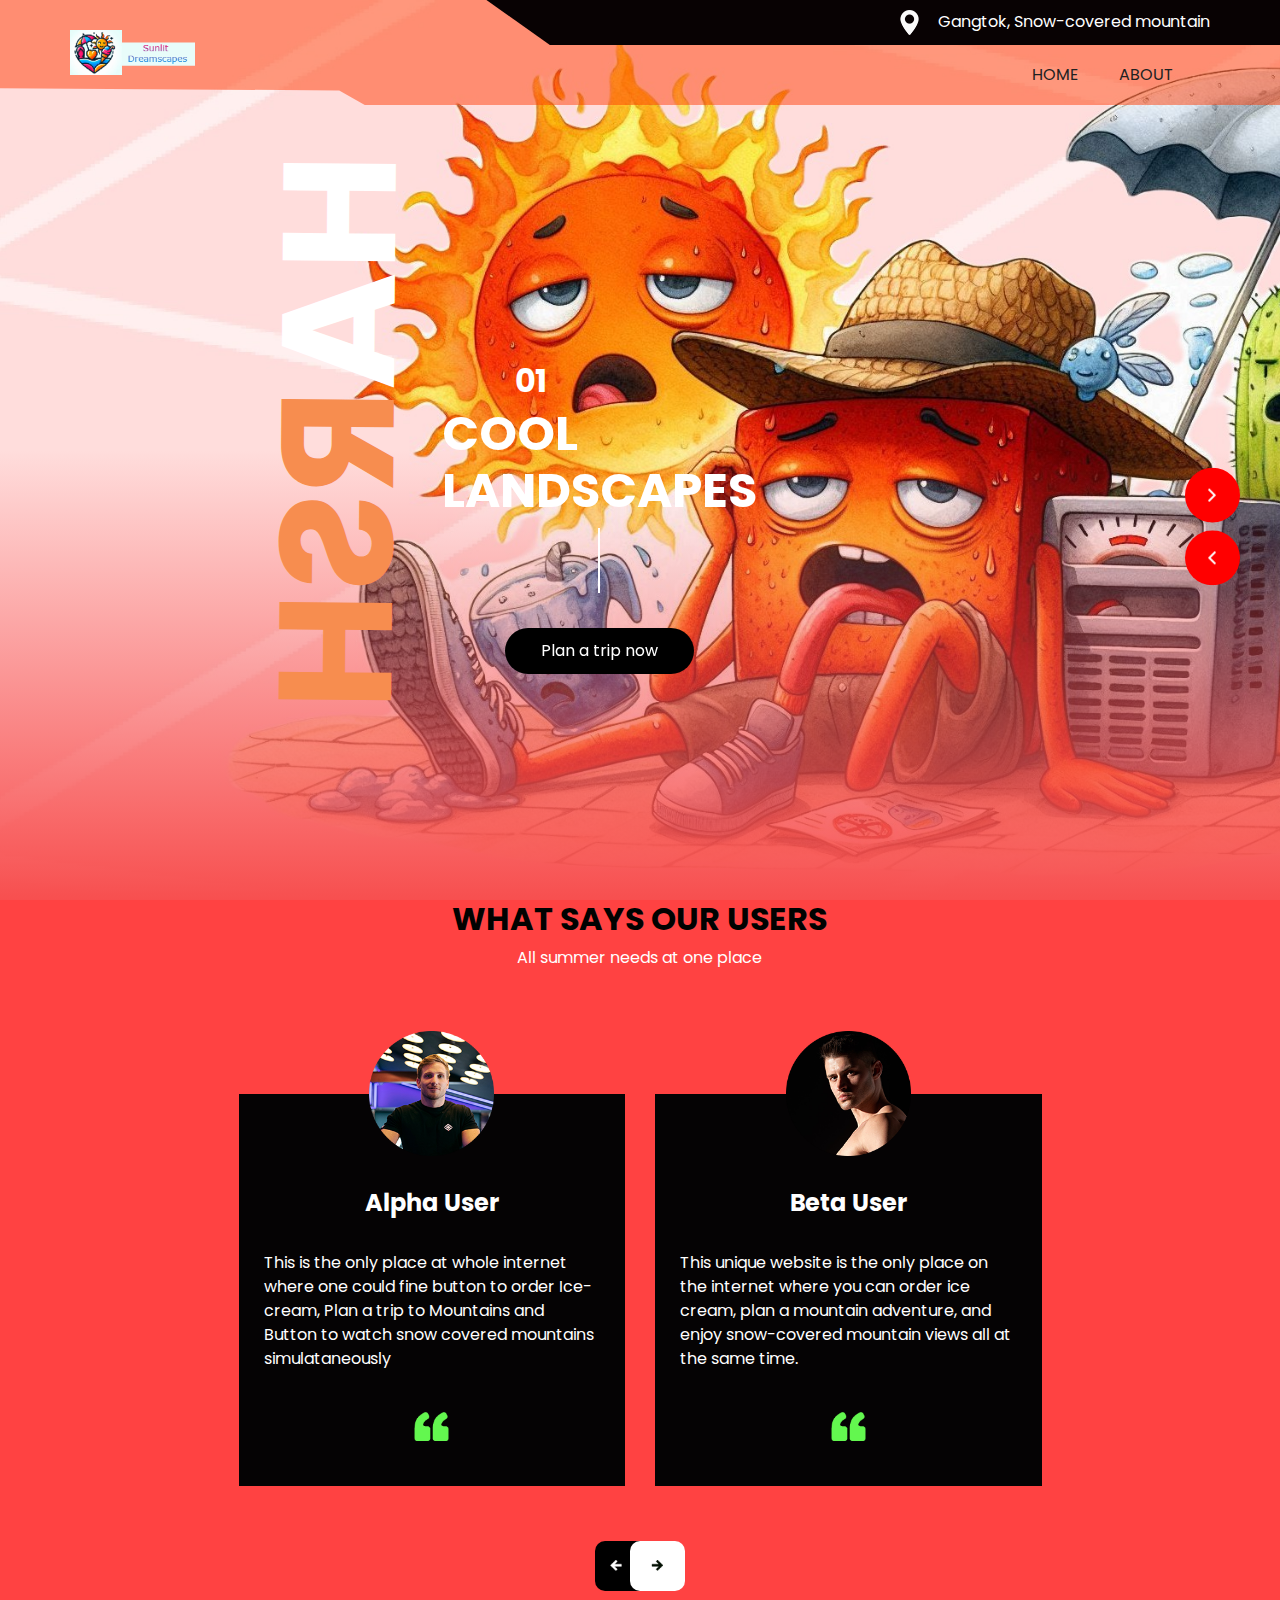
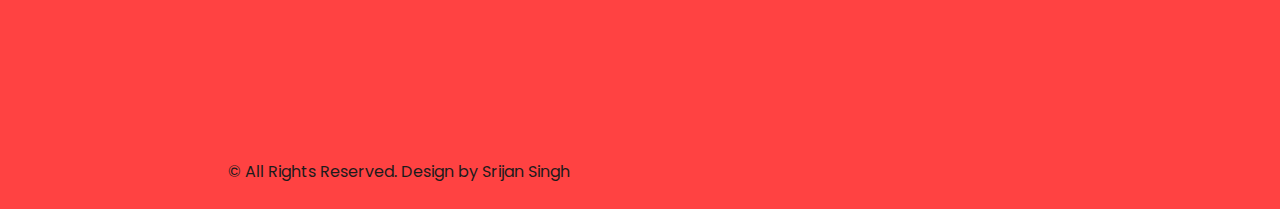
<file: index.html>
<!DOCTYPE html>
<html>

<head>
  <!-- Basic -->
  <meta charset="utf-8" />
  <meta http-equiv="X-UA-Compatible" content="IE=edge" />
  <!-- Mobile Metas -->
  <meta name="viewport" content="width=device-width, initial-scale=1, shrink-to-fit=no" />
  <!-- Site Metas -->
  <meta name="keywords" content="" />
  <meta name="description" content="" />
  <meta name="author" content="" />

  <title>Sunlit Dreamscapes</title>

  <!-- slider stylesheet -->
  <link rel="stylesheet" type="text/css" href="https://cdnjs.cloudflare.com/ajax/libs/OwlCarousel2/2.3.4/assets/owl.carousel.min.css" />

  <!-- bootstrap core css -->
  <link rel="stylesheet" type="text/css" href="css/bootstrap.css" />

  <!-- fonts style -->
  <link href="https://fonts.googleapis.com/css?family=Baloo+Chettan|Dosis:400,600,700|Poppins:400,600,700&display=swap" rel="stylesheet" />
  <link href="css/style.css" rel="stylesheet" />
  <!-- responsive style -->
  <link href="css/responsive.css" rel="stylesheet" />
</head>

<body>
  <div class="hero_area">
    <!-- header section strats -->
    <header class="header_section">
      <div class="container">
        <div class="header_nav">
          <a class="navbar-brand brand_desktop" href="index.html">
            <img src="images/logo.png" alt="" />
          </a>
          <div class="main_nav">
            <div class="top_nav">
              <ul class=" ">
                <li class="">
                  <a class="" href="https://maps.app.goo.gl/c1T6bXDxkJ4Lk6Zg9">
                    <img src="images/location.png" alt="" />
                    <span>Gangtok, Snow-covered mountain</span>
                  </a>
                </li>
              </ul>
            </div>
            <div class="bottom_nav">
              <nav class="navbar navbar-expand-lg custom_nav-container">
                <a class="navbar-brand brand_mobile" href="index.html">
                  <img src="images/logo.png" alt="" />
                </a>
                <button class="navbar-toggler" type="button" data-toggle="collapse" data-target="#navbarSupportedContent" aria-controls="navbarSupportedContent" aria-expanded="false" aria-label="Toggle navigation">
                  <span class="navbar-toggler-icon"></span>
                </button>
                <div class="collapse navbar-collapse" id="navbarSupportedContent">
                  <div class="d-flex ml-auto flex-column flex-lg-row align-items-center">
                    <ul class="navbar-nav  ">
                      <li class="nav-item active">
                        <a class="nav-link" href="index.html">Home <span class="sr-only">(current)</span></a>
                      </li>
                      <li class="nav-item">
                        <a class="nav-link" href="about.html"> About </a>
                      </li>
                    </ul>
                  </div>
                </div>
              </nav>
            </div>
          </div>
        </div>
      </div>
    </header>
    <!-- end header section -->
    <!-- slider section -->
    <section class=" slider_section position-relative">
      <div class="container-fluid">
        <div class="row">
          <div class="col-md-2 offset-md-2">
            <div class="slider_heading">
              <h2>
                Ha<span>rsh</span>
              </h2>
            </div>
          </div>
          <div class="col-md-8 mx-auto">
            <div id="carouselExampleIndicators" class="carousel slide" data-ride="carousel">
              <ol class="carousel-indicators">
                <li data-target="#carouselExampleIndicators" data-slide-to="0" class="active">01</li>
                <li data-target="#carouselExampleIndicators" data-slide-to="1">02</li>
                <li data-target="#carouselExampleIndicators" data-slide-to="2">03</li>
              </ol>
              <div class="carousel-inner">
                <div class="carousel-item active">
                  <div class="box">
                    <div class="detail-box">
                      <h1>
                        Cool<br />
                        Landscapes
                      </h1>
                      <hr />
                      <div class="btn-box">
                        <a href="https://www.makemytrip.com/holidays-india/gangtok-travel-packages.html" class="btn-1">
                          Plan a trip now
                        </a>
                      </div>
                    </div>
                  </div>
                </div>
                <div class="carousel-item">
                  <div class="box">
                    <div class="detail-box">
                      <h1>
                        Order <br />
                        Ice-Creams
                      </h1>
                      <hr />
                      <div class="btn-box">
                        <a href="https://www.bigbasket.com/pc/bakery-cakes-dairy/ice-creams-desserts/ice-creams/" class="btn-1">
                          Order Ice-Creams
                        </a>
                      </div>
                    </div>
                  </div>
                </div>
                <div class="carousel-item">
                  <div class="box">
                    <div class="detail-box">
                      <h1>
                        Watch <br />
                        Snow-covered Mountains
                      </h1>
                      <hr />
                      <div class="btn-box">
                        <a href="https://www.youtube.com/live/qS8eHV7b6zw?si=_fOz_QnXxfm6rl5b" class="btn-1">
                          Watch here
                        </a>
                      </div>
                    </div>
                  </div>
                </div>
              </div>
              <a class="carousel-control-prev" href="#carouselExampleIndicators" role="button" data-slide="prev">
                <span class="sr-only">Previous</span>
              </a>
              <a class="carousel-control-next" href="#carouselExampleIndicators" role="button" data-slide="next">
                <span class="sr-only">Next</span>
              </a>
            </div>
          </div>
        </div>
      </div>

    </section>
    <!-- end slider section -->
  </div>


  <!-- client section -->

  <section class="client_section layout_padding-bottom">
    <div class="container-fluid">
      <div class="row">
        <div class="col-md-10 col-lg-8 mx-auto">
          <div class="client_container">
            <div class="heading_container">
              <h2>
                What Says Our users
              </h2>
              <p>
                All summer needs at one place
              </p>
            </div>
            <div class="client_box-container">
              <div class="carousel-wrap ">
                <div class="owl-carousel">
                  <div class="item">
                    <div class="box">
                      <div class="img-box">
                        <img src="images/client1.png" alt="" />
                      </div>
                      <div class="detail-box">
                        <h4>
                          Alpha User
                        </h4>
                        <p>
                          This is the only place at whole internet where one could fine button to order Ice-cream, Plan a trip to Mountains and Button to watch snow covered mountains simulataneously </p>
                        <img src="images/quote.png" alt="" />
                      </div>
                    </div>
                  </div>
                  <div class="item">
                    <div class="box">
                      <div class="img-box">
                        <img src="images/client2.png" alt="" />
                      </div>
                      <div class="detail-box">
                        <h4>
                          Beta User
                        </h4>
                        <p>
                            This unique website is the only place on the internet where you can order ice cream, plan a mountain adventure, and enjoy snow-covered mountain views all at the same time. </p>
                        <img src="images/quote.png" alt="" />
                      </div>
                    </div>
                  </div>
                  <div class="item">
                    <div class="box">
                      <div class="img-box">
                        <img src="images/client1.png" alt="" />
                      </div>
                      <div class="detail-box">
                        <h4>
                          Gamma User
                        </h4>
                        <p>
                            This site stands alone on the web, providing buttons to order ice cream, plan a mountain getaway, and watch snow-covered mountains, all in one place. </p>
                        <img src="images/quote.png" alt="" />
                      </div>
                    </div>
                  </div>
                  <div class="item">
                    <div class="box">
                      <div class="img-box">
                        <img src="images/client2.png" alt="" />
                      </div>
                      <div class="detail-box">
                        <h4>
                          Sigma User
                        </h4>
                        <p>
                            Here, and only here on the entire internet, can you find buttons to order ice cream, plan a mountain trip, and view snow-covered peaks all together. </p>
                        <img src="images/quote.png" alt="" />
                      </div>
                    </div>
                  </div>
                </div>
              </div>
            </div>
          </div>
        </div>
      </div>
    </div>
  </section>

  <!-- end client section -->

  <!-- info section -->
  <div class="info_section">
    <div class="container-fluid">
      <div class="row">
        <div class="col-md-10 ml-auto">
          <div class="row info_main-row">
            <div class="col-md-6 pr-0">


              <!-- footer section -->
              <section class=" footer_section ">
                <p>
                  &copy; All Rights Reserved. Design by
                  <a href="https://www.linkedin.com/in/srijan-singh-559258255/">Srijan Singh</a>
                </p>
              </section>
              <!-- footer section -->

            </div>
            <div class="col-md-6  px-0">
            </div>
          </div>
        </div>
      </div>
    </div>
  </div>
  <!-- end info section -->

  <script type="text/javascript" src="js/jquery-3.4.1.min.js"></script>
  <script type="text/javascript" src="js/bootstrap.js"></script>
  <script type="text/javascript" src="https://cdnjs.cloudflare.com/ajax/libs/OwlCarousel2/2.3.4/owl.carousel.min.js">
  </script>

  <script>
    function openNav() {
      document.getElementById("myNav").classList.toggle("menu_width");
      document.querySelector(".custom_menu-btn").classList.toggle("menu_btn-style");
    }
  </script>

  <!-- owl carousel script -->
  <script type="text/javascript">
    $(".owl-carousel").owlCarousel({
      loop: true,
      margin: 10,
      nav: true,
      navText: [],
      autoplay: true,
      autoplayHoverPause: true,
      responsive: {
        0: {
          items: 1
        },
        600: {
          items: 2
        },
        1000: {
          items: 2
        }
      }
    });


    $(".owl_carousel1").owlCarousel({
      loop: true,
      margin: 25,
      nav: true,
      navText: [],
      autoplay: true,
      autoplayHoverPause: true,
      responsive: {
        0: {
          items: 1
        },
        600: {
          items: 2
        },
        1000: {
          items: 2
        }
      }
    });
  </script>
  <!-- end owl carousel script -->




</body>

</html>
</file>
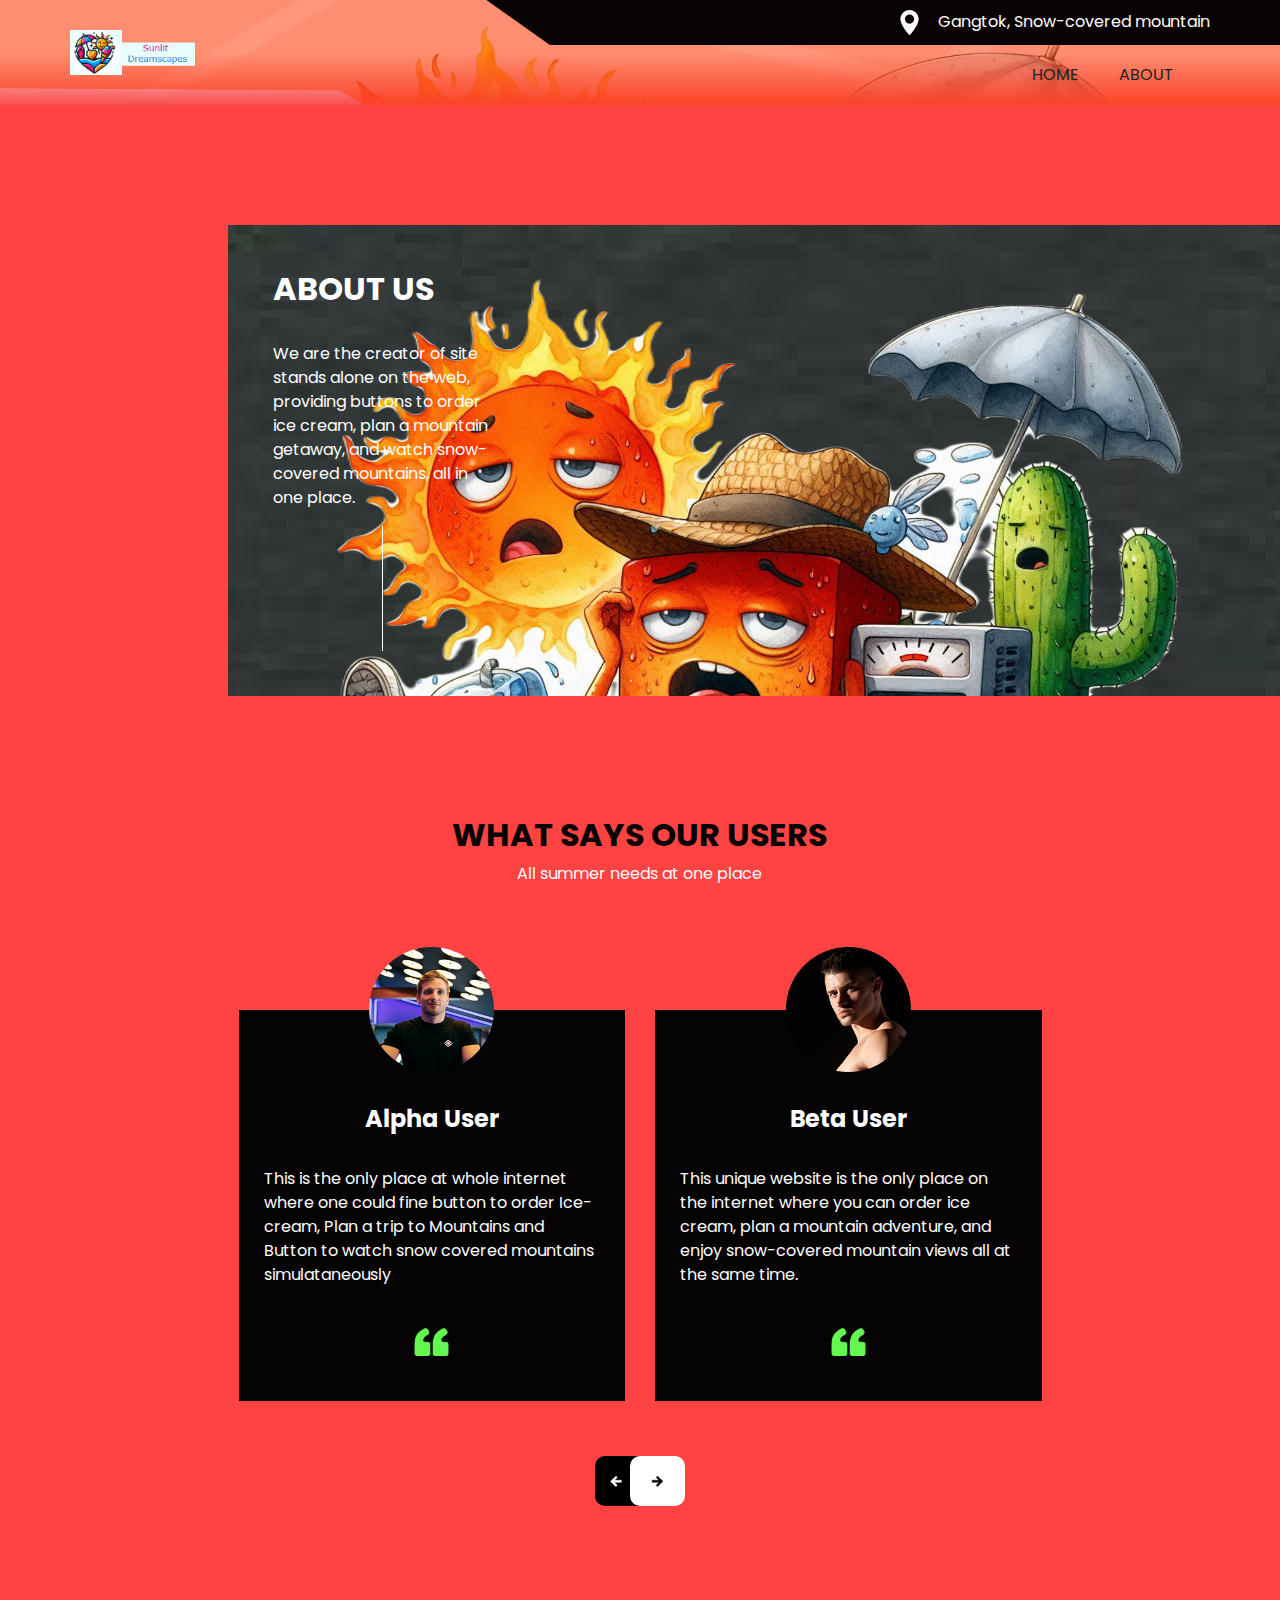
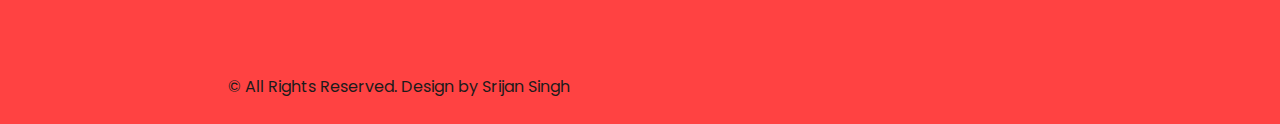
<file: about.html>
<!DOCTYPE html>
<html>

<head>
  <!-- Basic -->
  <meta charset="utf-8" />
  <meta http-equiv="X-UA-Compatible" content="IE=edge" />
  <!-- Mobile Metas -->
  <meta name="viewport" content="width=device-width, initial-scale=1, shrink-to-fit=no" />
  <!-- Site Metas -->
  <meta name="keywords" content="" />
  <meta name="description" content="" />
  <meta name="author" content="" />

  <title>Sunlit Dreamscapes</title>

  <!-- slider stylesheet -->
  <link rel="stylesheet" type="text/css" href="https://cdnjs.cloudflare.com/ajax/libs/OwlCarousel2/2.3.4/assets/owl.carousel.min.css" />

  <!-- bootstrap core css -->
  <link rel="stylesheet" type="text/css" href="css/bootstrap.css" />

  <!-- fonts style -->
  <link href="https://fonts.googleapis.com/css?family=Baloo+Chettan|Dosis:400,600,700|Poppins:400,600,700&display=swap" rel="stylesheet" />
  <!-- Custom styles for this template -->
  <link href="css/style.css" rel="stylesheet" />
  <!-- responsive style -->
  <link href="css/responsive.css" rel="stylesheet" />
</head>

<body class="sub_page">
  <div class="hero_area">
    <!-- header section strats -->
    <header class="header_section">
      <div class="container">
        <div class="header_nav">
          <a class="navbar-brand brand_desktop" href="index.html">
            <img src="images/logo.png" alt="" />
          </a>
          <div class="main_nav">
            <div class="top_nav">
              <ul class=" ">
                <li class="">
                  <a class="" href="https://maps.app.goo.gl/c1T6bXDxkJ4Lk6Zg9">
                    <img src="images/location.png" alt="" />
                    <span>Gangtok, Snow-covered mountain</span>
                  </a>
                </li>
              </ul>
            </div>
            <div class="bottom_nav">
              <nav class="navbar navbar-expand-lg custom_nav-container">
                <a class="navbar-brand brand_mobile" href="index.html">
                  <img src="images/logo.png" alt="" />
                </a>
                <button class="navbar-toggler" type="button" data-toggle="collapse" data-target="#navbarSupportedContent" aria-controls="navbarSupportedContent" aria-expanded="false" aria-label="Toggle navigation">
                  <span class="navbar-toggler-icon"></span>
                </button>
                <div class="collapse navbar-collapse" id="navbarSupportedContent">
                  <div class="d-flex ml-auto flex-column flex-lg-row align-items-center">
                    <ul class="navbar-nav  ">
                      <li class="nav-item active">
                        <a class="nav-link" href="index.html">Home <span class="sr-only">(current)</span></a>
                      </li>
                      <li class="nav-item">
                        <a class="nav-link" href="about.html"> About </a>
                      </li>
                    </ul>
                  </div>
                </div>
              </nav>
            </div>
          </div>
        </div>
      </div>
    </header>
    <!-- end header section -->
  </div>

  <!-- about section -->

  <section class="about_section layout_padding">
    <div class="container-fluid">
      <div class="row">
        <div class="col-md-10 ml-auto pr-0">
          <div class="about_container">
            <div class="row">
              <div class="col-lg-3 col-md-5">
                <div class="detail-box">
                  <div class="heading_container">
                    <h2>
                      About Us
                    </h2>
                  </div>
                  <p>
                    We are the creator of site stands alone on the web, providing buttons to order ice cream, plan a mountain getaway, and watch snow-covered mountains, all in one place.
                  </p>
                  <hr />
                </div>
              </div>
            </div>
          </div>
        </div>
      </div>
    </div>
  </section>
  <!-- end about section -->
 <!-- client section -->

 <section class="client_section layout_padding-bottom">
  <div class="container-fluid">
    <div class="row">
      <div class="col-md-10 col-lg-8 mx-auto">
        <div class="client_container">
          <div class="heading_container">
            <h2>
              What Says Our users
            </h2>
            <p>
              All summer needs at one place
            </p>
          </div>
          <div class="client_box-container">
            <div class="carousel-wrap ">
              <div class="owl-carousel">
                <div class="item">
                  <div class="box">
                    <div class="img-box">
                      <img src="images/client1.png" alt="" />
                    </div>
                    <div class="detail-box">
                      <h4>
                        Alpha User
                      </h4>
                      <p>
                        This is the only place at whole internet where one could fine button to order Ice-cream, Plan a trip to Mountains and Button to watch snow covered mountains simulataneously </p>
                      <img src="images/quote.png" alt="" />
                    </div>
                  </div>
                </div>
                <div class="item">
                  <div class="box">
                    <div class="img-box">
                      <img src="images/client2.png" alt="" />
                    </div>
                    <div class="detail-box">
                      <h4>
                        Beta User
                      </h4>
                      <p>
                          This unique website is the only place on the internet where you can order ice cream, plan a mountain adventure, and enjoy snow-covered mountain views all at the same time. </p>
                      <img src="images/quote.png" alt="" />
                    </div>
                  </div>
                </div>
                <div class="item">
                  <div class="box">
                    <div class="img-box">
                      <img src="images/client1.png" alt="" />
                    </div>
                    <div class="detail-box">
                      <h4>
                        Gamma User
                      </h4>
                      <p>
                          This site stands alone on the web, providing buttons to order ice cream, plan a mountain getaway, and watch snow-covered mountains, all in one place. </p>
                      <img src="images/quote.png" alt="" />
                    </div>
                  </div>
                </div>
                <div class="item">
                  <div class="box">
                    <div class="img-box">
                      <img src="images/client2.png" alt="" />
                    </div>
                    <div class="detail-box">
                      <h4>
                        Sigma User
                      </h4>
                      <p>
                          Here, and only here on the entire internet, can you find buttons to order ice cream, plan a mountain trip, and view snow-covered peaks all together. </p>
                      <img src="images/quote.png" alt="" />
                    </div>
                  </div>
                </div>
              </div>
            </div>
          </div>
        </div>
      </div>
    </div>
  </div>
</section>

<!-- end client section -->

<!-- info section -->
<div class="info_section">
  <div class="container-fluid">
    <div class="row">
      <div class="col-md-10 ml-auto">
        <div class="row info_main-row">
          <div class="col-md-6 pr-0">


            <!-- footer section -->
            <section class=" footer_section ">
              <p>
                &copy; All Rights Reserved. Design by
                <a href="https://www.linkedin.com/in/srijan-singh-559258255/">Srijan Singh</a>
              </p>
            </section>
            <!-- footer section -->

          </div>
          <div class="col-md-6  px-0">
          </div>
        </div>
      </div>
    </div>
  </div>
</div>
<!-- end info section -->

<script type="text/javascript" src="js/jquery-3.4.1.min.js"></script>
<script type="text/javascript" src="js/bootstrap.js"></script>
<script type="text/javascript" src="https://cdnjs.cloudflare.com/ajax/libs/OwlCarousel2/2.3.4/owl.carousel.min.js">
</script>

<script>
  function openNav() {
    document.getElementById("myNav").classList.toggle("menu_width");
    document.querySelector(".custom_menu-btn").classList.toggle("menu_btn-style");
  }
</script>

<!-- owl carousel script -->
<script type="text/javascript">
  $(".owl-carousel").owlCarousel({
    loop: true,
    margin: 10,
    nav: true,
    navText: [],
    autoplay: true,
    autoplayHoverPause: true,
    responsive: {
      0: {
        items: 1
      },
      600: {
        items: 2
      },
      1000: {
        items: 2
      }
    }
  });


  $(".owl_carousel1").owlCarousel({
    loop: true,
    margin: 25,
    nav: true,
    navText: [],
    autoplay: true,
    autoplayHoverPause: true,
    responsive: {
      0: {
        items: 1
      },
      600: {
        items: 2
      },
      1000: {
        items: 2
      }
    }
  });
</script>
<!-- end owl carousel script -->




</body>

</html>
</file>
<file: css/style.css>
body {
  font-family: "Poppins", sans-serif;
  color: #040000;
  background-color: #ff4242;
}

.layout_padding {
  padding-top: 120px;
  padding-bottom: 120px;
}

.layout_padding2 {
  padding: 45px 0;
}

.layout_padding2-top {
  padding-top: 45px;
}

.layout_padding2-bottom {
  padding-bottom: 45px;
}

.layout_padding-top {
  padding-top: 120px;
}

.layout_padding-bottom {
  padding-bottom: 120px;
}

.heading_container {
  display: -webkit-box;
  display: -ms-flexbox;
  display: flex;
  -webkit-box-orient: vertical;
  -webkit-box-direction: normal;
      -ms-flex-direction: column;
          flex-direction: column;
  -webkit-box-align: start;
      -ms-flex-align: start;
          align-items: flex-start;
}

.heading_container h2 {
  font-weight: bold;
  display: -webkit-box;
  display: -ms-flexbox;
  display: flex;
  -webkit-box-align: center;
      -ms-flex-align: center;
          align-items: center;
  text-transform: uppercase;
  color: #010201;
}

/*header section*/
.hero_area {
  height: 100vh;
  background-image: url(../images/hero-bg.jpg);
  background-repeat: no-repeat;
  background-size: cover;
  position: relative;
}

.hero_area::before {
  content: "";
  position: absolute;
  top: 0;
  left: 0;
  width: 100%;
  height: 100%;
  background: -webkit-gradient(linear, left top, left bottom, from(transparent), color-stop(transparent), to(#f74f4f));
  background: linear-gradient(to bottom, transparent, transparent, #f74f4f);
}

.sub_page .hero_area {
  height: auto;
}

.sub_page .class_section .owl-carousel .owl-nav {
  top: 55%;
}

.header_section {
  background-color: #ff37007b;
  position: relative;
  -webkit-clip-path: polygon(50% 0%, 100% 0, 100% 100%, 28.5% 100%, 26.5% 86%, 0 84%, 0 0);
          clip-path: polygon(50% 0%, 100% 0, 100% 100%, 28.5% 100%, 26.5% 86%, 0 84%, 0 0);
}

.header_section::before {
  content: "";
  position: absolute;
  top: 0;
  right: 0;
  width: 62%;
  height: 45px;
  background: #080203;
  z-index: 1;
  -webkit-clip-path: polygon(50% 0%, 100% 0, 100% 100%, 8% 100%, 0 0);
          clip-path: polygon(50% 0%, 100% 0, 100% 100%, 8% 100%, 0 0);
}

.header_section .nav_container {
  margin: 0 auto;
}

.menu_width {
  width: 100%;
}

a,
a:hover,
a:focus {
  text-decoration: none;
}

a:hover,
a:focus {
  color: initial;
}

.btn,
.btn:focus {
  outline: none !important;
  -webkit-box-shadow: none;
          box-shadow: none;
}

.header_nav {
  display: -webkit-box;
  display: -ms-flexbox;
  display: flex;
  -webkit-box-pack: justify;
      -ms-flex-pack: justify;
          justify-content: space-between;
}

.main_nav {
  position: relative;
  z-index: 9;
}

.main_nav .top_nav ul {
  display: -webkit-box;
  display: -ms-flexbox;
  display: flex;
  margin: 0;
}

.main_nav .top_nav ul li {
  list-style-type: none;
}

.main_nav .top_nav ul li a {
  display: inline-block;
  color: #ffffff;
  margin: 10px 0 10px 35px;
}

.main_nav .top_nav ul li a img {
  max-width: 25px;
  max-height: 25px;
  margin-right: 15px;
}

.custom_nav-container.navbar-expand-lg .navbar-nav .nav-item .nav-link {
  padding: 10px 20px;
  color: #212121;
  text-align: center;
  text-transform: uppercase;
}

a,
a:hover,
a:focus {
  text-decoration: none;
}

a:hover,
a:focus {
  color: initial;
}

.btn,
.btn:focus {
  outline: none !important;
  -webkit-box-shadow: none;
          box-shadow: none;
}

.custom_nav-container .nav_search-btn {
  background-image: url(../images/search-icon.png);
  background-size: 22px;
  background-repeat: no-repeat;
  background-position-y: 7px;
  width: 35px;
  height: 35px;
  padding: 0;
  border: none;
}

.navbar-brand {
  display: -webkit-box;
  display: -ms-flexbox;
  display: flex;
  -webkit-box-align: center;
      -ms-flex-align: center;
          align-items: center;
}

.navbar-brand img {
  width: 125px;
  margin-right: 5px;
}

.navbar-brand.brand_mobile {
  display: none;
}

.custom_nav-container {
  z-index: 99999;
}

.custom_nav-container .navbar-toggler {
  outline: none;
}

.custom_nav-container .navbar-toggler .navbar-toggler-icon {
  background-image: url(../images/menu.png);
  background-size: 55px;
}

/*end header section*/
/* slider section */
.slider_section {
  height: calc(100% - 80px);
  display: -webkit-box;
  display: -ms-flexbox;
  display: flex;
  -webkit-box-pack: center;
      -ms-flex-pack: center;
          justify-content: center;
  -webkit-box-align: center;
      -ms-flex-align: center;
          align-items: center;
}

.slider_section #carouselExampleIndicators {
  width: 100%;
}

.slider_section .row .col-md-10 {
  display: -webkit-box;
  display: -ms-flexbox;
  display: flex;
}

.slider_section .slider_heading {
  -webkit-transform: rotate(270.5deg) scaleX(-1);
          transform: rotate(270.5deg) scaleX(-1);
  position: absolute;
  left: -150px;
  top: -25px;
}

.slider_section .slider_heading h2 {
  display: -webkit-box;
  display: -ms-flexbox;
  display: flex;
  font-size: 10rem;
  text-transform: uppercase;
  text-orientation: upright;
  font-weight: bold;
  color: #ffffff;
}

.slider_section .slider_heading h2 span {
  color: #f78d4f;
}

.slider_section .detail-box h1 {
  font-size: 3rem;
  font-weight: bold;
  text-transform: uppercase;
  color: #ffffff;
}

.slider_section .detail-box hr {
  margin: 0 auto;
  border: none;
  width: 1.5px;
  height: 65px;
  background-color: #ffffff;
}

.slider_section .detail-box .btn-box {
  display: -webkit-box;
  display: -ms-flexbox;
  display: flex;
  -webkit-box-pack: center;
      -ms-flex-pack: center;
          justify-content: center;
  margin-top: 35px;
}

.slider_section .detail-box .btn-box .btn-1 {
  display: inline-block;
  padding: 10px 35px;
  background-color: #000000;
  border: 1px solid transparent;
  border-radius: 35px;
  color: #ffffff;
}

.slider_section .detail-box .btn-box .btn-1:hover {
  background-color: #ffffff;
  color: #000000;
}

.slider_section #carouselExampleIndicators {
  display: -webkit-box;
  display: -ms-flexbox;
  display: flex;
  -webkit-box-orient: vertical;
  -webkit-box-direction: normal;
      -ms-flex-direction: column;
          flex-direction: column;
  -webkit-box-align: start;
      -ms-flex-align: start;
          align-items: flex-start;
}

.slider_section #carouselExampleIndicators .box {
  display: -webkit-box;
  display: -ms-flexbox;
  display: flex;
  -webkit-box-pack: start;
      -ms-flex-pack: start;
          justify-content: flex-start;
}

.slider_section .carousel-indicators {
  position: unset;
  margin: 0 70px 45px 70px;
}

.slider_section .carousel-indicators li {
  text-indent: unset;
  border: none;
  background-color: transparent;
  color: #ffffff;
  font-weight: bold;
  font-size: 2rem;
  opacity: 1;
  display: none;
}

.slider_section .carousel-indicators li.active {
  display: inline-block;
}

.slider_section .carousel-control-prev,
.slider_section .carousel-control-next {
  position: absolute;
  top: 45%;
  left: initial;
  right: 25px;
  width: 55px;
  height: 55px;
  border: none;
  opacity: 1;
  background-repeat: no-repeat;
  background-size: 8px;
  background-position: center;
  background-color: #ff0000;
  border-radius: 100%;
}

.slider_section .carousel-control-prev:hover,
.slider_section .carousel-control-next:hover {
  background-color: #ffffff;
}

.slider_section .carousel-control-prev {
  background-image: url(../images/prev.png);
  -webkit-transform: translateY(57%);
          transform: translateY(57%);
}

.slider_section .carousel-control-prev:hover {
  background-image: url(../images/prev-grey.png);
}

.slider_section .carousel-control-next {
  background-image: url(../images/next.png);
  -webkit-transform: translateY(-57%);
          transform: translateY(-57%);
}

.slider_section .carousel-control-next:hover {
  background-image: url(../images/next-grey.png);
}

.slider_section .number_box {
  width: 50px;
  position: absolute;
  left: 25px;
  top: 50%;
  display: -webkit-box;
  display: -ms-flexbox;
  display: flex;
  -webkit-box-orient: vertical;
  -webkit-box-direction: normal;
      -ms-flex-direction: column;
          flex-direction: column;
  -webkit-box-align: center;
      -ms-flex-align: center;
          align-items: center;
  color: #f74f4f;
  -webkit-transform: translateY(-50%);
          transform: translateY(-50%);
}

.slider_section .number_box hr {
  border: none;
  width: 1px;
  height: 200px;
  background-color: #9d0000;
  margin: 2rem 0;
}

/* end slider section */
.about_section {
  color: #ffffff;
}

.about_section .heading_container h2 {
  color: #ffffff;
}

.about_section .about_container {
  padding: 45px;
  background-image: url(../images/about-bg.jpg);
  background-size: cover;
}

.about_section .about_container .detail-box {
  display: -webkit-box;
  display: -ms-flexbox;
  display: flex;
  -webkit-box-orient: vertical;
  -webkit-box-direction: normal;
      -ms-flex-direction: column;
          flex-direction: column;
}

.about_section .about_container .detail-box p {
  margin-top: 25px;
}

.about_section .about_container .detail-box hr {
  margin: 0 auto;
  border: none;
  width: 1.5px;
  height: 125px;
  background-color: #ffffff;
}

.about_section .about_container .detail-box a {
  display: inline-block;
  padding: 8px 35px;
  background-color: #000000;
  border: 1px solid transparent;
  border-radius: 35px;
  color: #ffffff;
  margin: 35px auto 0 auto;
  -webkit-box-shadow: 0 0 35px 0 rgba(255, 0, 0, 0.7);
          box-shadow: 0 0 35px 0 rgba(247, 79, 79, 0.7);
}

.about_section .about_container .detail-box a:hover {
  background-color: #ffffff;
  color: #000000;
}

.class_section {
  color: #ffffff;
  position: relative;
}

.class_section .row > div {
  position: unset;
}

.class_section .class_box-container {
  display: -webkit-box;
  display: -ms-flexbox;
  display: flex;
  -ms-flex-wrap: wrap;
      flex-wrap: wrap;
  margin-top: 45px;
  -webkit-box-pack: center;
      -ms-flex-pack: center;
          justify-content: center;
}

.class_section .class_box-container .box {
  position: relative;
}

.class_section .class_box-container .box .img-box {
  position: relative;
  padding-left: 75px;
  background-color: #000000;
}

.class_section .class_box-container .box .img-box img {
  width: 100%;
}

.class_section .class_box-container .box .img-box .detail-box {
  display: -webkit-box;
  display: -ms-flexbox;
  display: flex;
  -webkit-box-align: end;
      -ms-flex-align: end;
          align-items: flex-end;
  width: 100%;
  height: 100%;
  padding: 55px 0;
  border-radius: 10px;
  position: absolute;
  top: 0;
  left: 0;
}

.class_section .class_box-container .box .img-box .detail-box button {
  background-color: #292929;
  border: none;
  width: 55px;
  height: 55px;
  margin: 0 10px;
  border-radius: 100%;
  display: -webkit-box;
  display: -ms-flexbox;
  display: flex;
  -webkit-box-pack: center;
      -ms-flex-pack: center;
          justify-content: center;
  -webkit-box-align: center;
      -ms-flex-align: center;
          align-items: center;
}

.class_section .class_box-container .box .img-box .detail-box button img {
  width: 20px;
  margin-left: 5px;
}

.class_section .class_box-container .box .img-box .detail-box h2 {
  margin: 0;
  text-transform: uppercase;
  color: #ffffff;
  font-weight: bold;
  line-height: 55px;
  margin-left: 15px;
}

.class_section .class_box-container .box .btn-box {
  display: -webkit-box;
  display: -ms-flexbox;
  display: flex;
  margin-top: 30px;
}

.class_section .class_box-container .box .btn-box a {
  display: inline-block;
  padding: 10px 45px;
  background-color: #000000;
  border: 1px solid transparent;
  border-radius: 30px;
  color: #ffffff;
}

.class_section .class_box-container .box .btn-box a:hover {
  background-color: #ffffff;
  color: #000000;
}

.class_section .owl-carousel {
  position: unset;
}

.class_section .owl-carousel .owl-nav {
  display: -webkit-box;
  display: -ms-flexbox;
  display: flex;
  -webkit-box-orient: vertical;
  -webkit-box-direction: reverse;
      -ms-flex-direction: column-reverse;
          flex-direction: column-reverse;
  -webkit-box-align: center;
      -ms-flex-align: center;
          align-items: center;
  padding: 0 10px;
  margin-top: 55px;
  position: absolute;
  top: 50%;
  right: 45px;
  -webkit-transform: translateY(-100%);
          transform: translateY(-100%);
}

.class_section .owl-carousel .owl-nav .owl-prev,
.class_section .owl-carousel .owl-nav .owl-next {
  background-color: #000000;
  opacity: 1;
  background-repeat: no-repeat;
  background-position: center;
  background-size: 12px;
  border-radius: 100%;
  outline: none;
  margin: 2px 0;
}

.class_section .owl-carousel .owl-nav .owl-prev:hover,
.class_section .owl-carousel .owl-nav .owl-next:hover {
  background-color: #ffffff;
}

.class_section .owl-carousel .owl-nav .owl-prev {
  width: 75px;
  height: 75px;
  background-image: url(../images/prev.png);
}

.class_section .owl-carousel .owl-nav .owl-prev:hover {
  background-image: url(../images/prev-grey.png);
}

.class_section .owl-carousel .owl-nav .owl-next {
  width: 50px;
  height: 50px;
  background-image: url(../images/next.png);
}

.class_section .owl-carousel .owl-nav .owl-next:hover {
  background-image: url(../images/next-grey.png);
}

.blog_section {
  color: #ffffff;
  overflow-x: hidden;
}

.blog_section .box {
  margin: 45px 0;
  background-color: #252525;
}

.blog_section .box .img-box {
  position: relative;
}

.blog_section .box .img-box img {
  width: 100%;
}

.blog_section .box .detail-box {
  position: relative;
  padding-top: 75px;
  padding-bottom: 35px;
}

.blog_section .box .detail-box .img_date {
  position: absolute;
  left: 0;
  top: 0;
  width: 75px;
  height: 75px;
  border-radius: 100%;
  text-align: center;
  background-color: #f74f4f;
  color: #ffffff;
  display: -webkit-box;
  display: -ms-flexbox;
  display: flex;
  -webkit-box-pack: center;
      -ms-flex-pack: center;
          justify-content: center;
  -webkit-box-align: center;
      -ms-flex-align: center;
          align-items: center;
  -webkit-transform: translateY(-50%);
          transform: translateY(-50%);
}

.blog_section .box .detail-box .img_date h6 {
  margin: 0;
}

.blog_section .box .detail-box h3 {
  font-weight: bold;
}

.blog_section .box .detail-box a {
  display: inline-block;
  padding: 8px 25px;
  background-color: #000000;
  border: 1px solid transparent;
  border-radius: 35px;
  color: #ffffff;
  margin-top: 35px;
}

.blog_section .box .detail-box a:hover {
  background-color: #ffffff;
  color: #000000;
}

.blog_section .box.b1 .detail-box {
  padding-right: 35px;
}

.blog_section .box.b2 .detail-box {
  padding-left: 35px;
}

.blog_section .box.b2 .detail-box .img_date {
  left: 35px;
}

.client_section {
  color: #ffffff;
}

.client_section .heading_container {
  -webkit-box-align: center;
      -ms-flex-align: center;
          align-items: center;
  text-align: center;
  margin-bottom: 45px;
}

.client_section .box {
  display: -webkit-box;
  display: -ms-flexbox;
  display: flex;
  -webkit-box-orient: vertical;
  -webkit-box-direction: normal;
      -ms-flex-direction: column;
          flex-direction: column;
  -webkit-box-align: center;
      -ms-flex-align: center;
          align-items: center;
  margin: 0 10px;
}

.client_section .box .img-box {
  width: 125px;
  border-radius: 100%;
  margin-bottom: -62px;
  position: relative;
  z-index: 2;
}

.client_section .box .img-box img {
  width: 100%;
}

.client_section .box .detail-box {
  display: -webkit-box;
  display: -ms-flexbox;
  display: flex;
  -webkit-box-orient: vertical;
  -webkit-box-direction: normal;
      -ms-flex-direction: column;
          flex-direction: column;
  -webkit-box-align: center;
      -ms-flex-align: center;
          align-items: center;
  padding: 95px 25px 45px 25px;
  background-color: #050304;
}

.client_section .box .detail-box h4 {
  font-weight: bold;
}

.client_section .box .detail-box p {
  margin-top: 25px;
}

.client_section .box .detail-box img {
  width: 35px;
  margin-top: 25px;
}

.client_section .owl-carousel .owl-nav {
  display: -webkit-box;
  display: -ms-flexbox;
  display: flex;
  -webkit-box-pack: center;
      -ms-flex-pack: center;
          justify-content: center;
  padding: 0 10px;
  margin-top: 55px;
}

.client_section .owl-carousel .owl-nav .owl-prev,
.client_section .owl-carousel .owl-nav .owl-next {
  width: 55px;
  height: 50px;
  opacity: 1;
  background-repeat: no-repeat;
  background-position: center;
  background-size: 12px;
  border-radius: 10px;
  outline: none;
  margin: 0;
}

.client_section .owl-carousel .owl-nav .owl-prev {
  background-image: url(../images/prev-arrow.png);
  background-color: #000000;
  -webkit-transform: translateX(10px);
          transform: translateX(10px);
  background-position: 15px center;
}

.client_section .owl-carousel .owl-nav .owl-next {
  background-image: url(../images/next-arrow.png);
  background-color: #ffffff;
  -webkit-transform: translateX(-10px);
          transform: translateX(-10px);
}

.info_section .info_main-row {
  -webkit-box-align: end;
      -ms-flex-align: end;
          align-items: flex-end;
}

.info_section .contact_section {
  position: relative;
}

.info_section .contact_section h2 {
  font-weight: bold;
}

.info_section .contact_section form {
  margin-top: 45px;
  padding-right: 35px;
  margin-bottom: 45px;
}

.info_section .contact_section input {
  width: 100%;
  border: none;
  height: 50px;
  margin-bottom: 25px;
  padding-left: 25px;
  background-color: #000;
  outline: none;
  color: #ffffff;
  border-radius: 45px;
}

.info_section .contact_section input::-webkit-input-placeholder {
  color: #737272;
}

.info_section .contact_section input:-ms-input-placeholder {
  color: #737272;
}

.info_section .contact_section input::-ms-input-placeholder {
  color: #737272;
}

.info_section .contact_section input::placeholder {
  color: #737272;
}

.info_section .contact_section input.message-box {
  height: 135px;
  border-radius: 25px;
}

.info_section .contact_section button {
  border: none;
  display: inline-block;
  padding: 12px 55px;
  background-color: #ffffff;
  border: 1px solid transparent;
  border-radius: 35px;
  color: #000000;
  margin-top: 35px;
}

.info_section .contact_section button:hover {
  background-color: #000000;
  color: #ffffff;
}

.info_section .contact_section .map_container {
  height: 100%;
  min-height: 325px;
}

.info_section .contact_section .map_container .map-responsive {
  height: 100%;
}

.info_section .img-box img {
  width: 100%;
}

/* footer section*/
.footer_section {
  margin: 25px 0;
}

.footer_section .social_box {
  display: -webkit-box;
  display: -ms-flexbox;
  display: flex;
  -webkit-box-align: center;
      -ms-flex-align: center;
          align-items: center;
}

.footer_section .social_box a {
  margin-right: 15px;
}

.footer_section .social_box a img {
  max-width: 25px;
  max-height: 25px;
}

.footer_section p {
  margin: 0;
  margin-top: 25px;
  color: #1c1b1b;
}

.footer_section a {
  color: #1c1b1b;
}

/* end footer section*/
/*# sourceMappingURL=style.css.map */
</file>
<file: css/responsive.css>
@media (max-width: 1250px) {
    .header_section::before {
        width: 75%;
    }

    .header_section {
        clip-path: polygon(50% 0%, 100% 0, 100% 100%, 22% 100%, 20% 86%, 0 84%, 0 0);

    }

}

@media (max-width: 1120px) {}

@media (max-width: 992px) {
    .hero_area {
        height: auto;
    }

    .hero_area::before {

        background: linear-gradient(to bottom, transparent, #63f74f);

    }

    .navbar-brand.brand_mobile {
        display: flex;
    }

    .navbar-brand.brand_desktop {
        display: none;
    }

    .header_section .main_nav {
        flex: 1;
    }

    #navbarSupportedContent {
        margin-top: 15px;
    }

    .header_section {
        padding: 10px 0;
        clip-path: none;
    }

    .header_section::before,
    .main_nav .top_nav {
        display: none;
    }

    .slider_section {
        padding: 45px 0;
    }

    .slider_section .slider_heading {
        top: 75px;
    }

    .slider_section .slider_heading h2 {
        font-size: 7rem;
    }

    .class_section .owl-carousel .owl-nav {

        flex-direction: row;
        top: initial;
        bottom: -45px;
        right: 50%;
        transform: translateX(50%);

    }

    .class_section .owl-carousel .owl-nav .owl-prev,
    .class_section .owl-carousel .owl-nav .owl-next {
        margin: 2px 5px;
    }

    .class_section .class_container {
        margin-bottom: 75px;
    }

    .sub_page .class_section .owl-carousel .owl-nav {
        top: initial;
        bottom: 65px;
    }
}

@media (max-width: 767px) {
    .slider_section #carouselExampleIndicators {
        align-items: center;
    }

    .slider_section #carouselExampleIndicators .box {
        justify-content: center;
    }

    .slider_section .slider_heading {
        left: 0;
        opacity: .4;
    }



    .about_section .about_container {
        background-size: auto;
    }

    .class_section .class_box-container .box .img-box .detail-box button {
        width: 45px;
        height: 45px;

    }

    .class_section .class_box-container .box .img-box .detail-box button img {
        width: 15px;
        margin-left: 3px;
    }

    .blog_section .box .detail-box {
        margin-left: 25px;
    }

    .blog_section .box.b2 .detail-box {

        padding-left: 0;
        padding-right: 25px;

    }

    .blog_section .box.b2 .detail-box .img_date {
        left: 0;
    }

    .info_section .info_main-row {
        flex-direction: column-reverse;
    }

    .info_section .contact_section {
        margin-top: 45px;
    }

    .info_section .contact_section form {
        padding-right: 20px;
    }

    .footer_section .social_box {
        justify-content: center;
    }

    .footer_section .social_box a {
        margin: 0 10px;
    }

    .footer_section p {
        text-align: center;
    }

}

@media (max-width: 576px) {
    .slider_section .slider_heading {
        left: -70px;
    }

    .about_section .about_container {

        padding: 45px 15px 45px 25px;
    }

    .client_section .box {
        margin: 0;
    }
}

@media (max-width: 480px) {}

@media (max-width: 400px) {
    .slider_section .slider_heading {
        left: -125px;
        opacity: .2;
    }

    .slider_section .carousel-control-prev,
    .slider_section .carousel-control-next {
        display: none;
    }
}

@media (max-width: 360px) {}

@media (min-width: 1200px) {
    .container {
        max-width: 1170px;
    }

}
</file>
